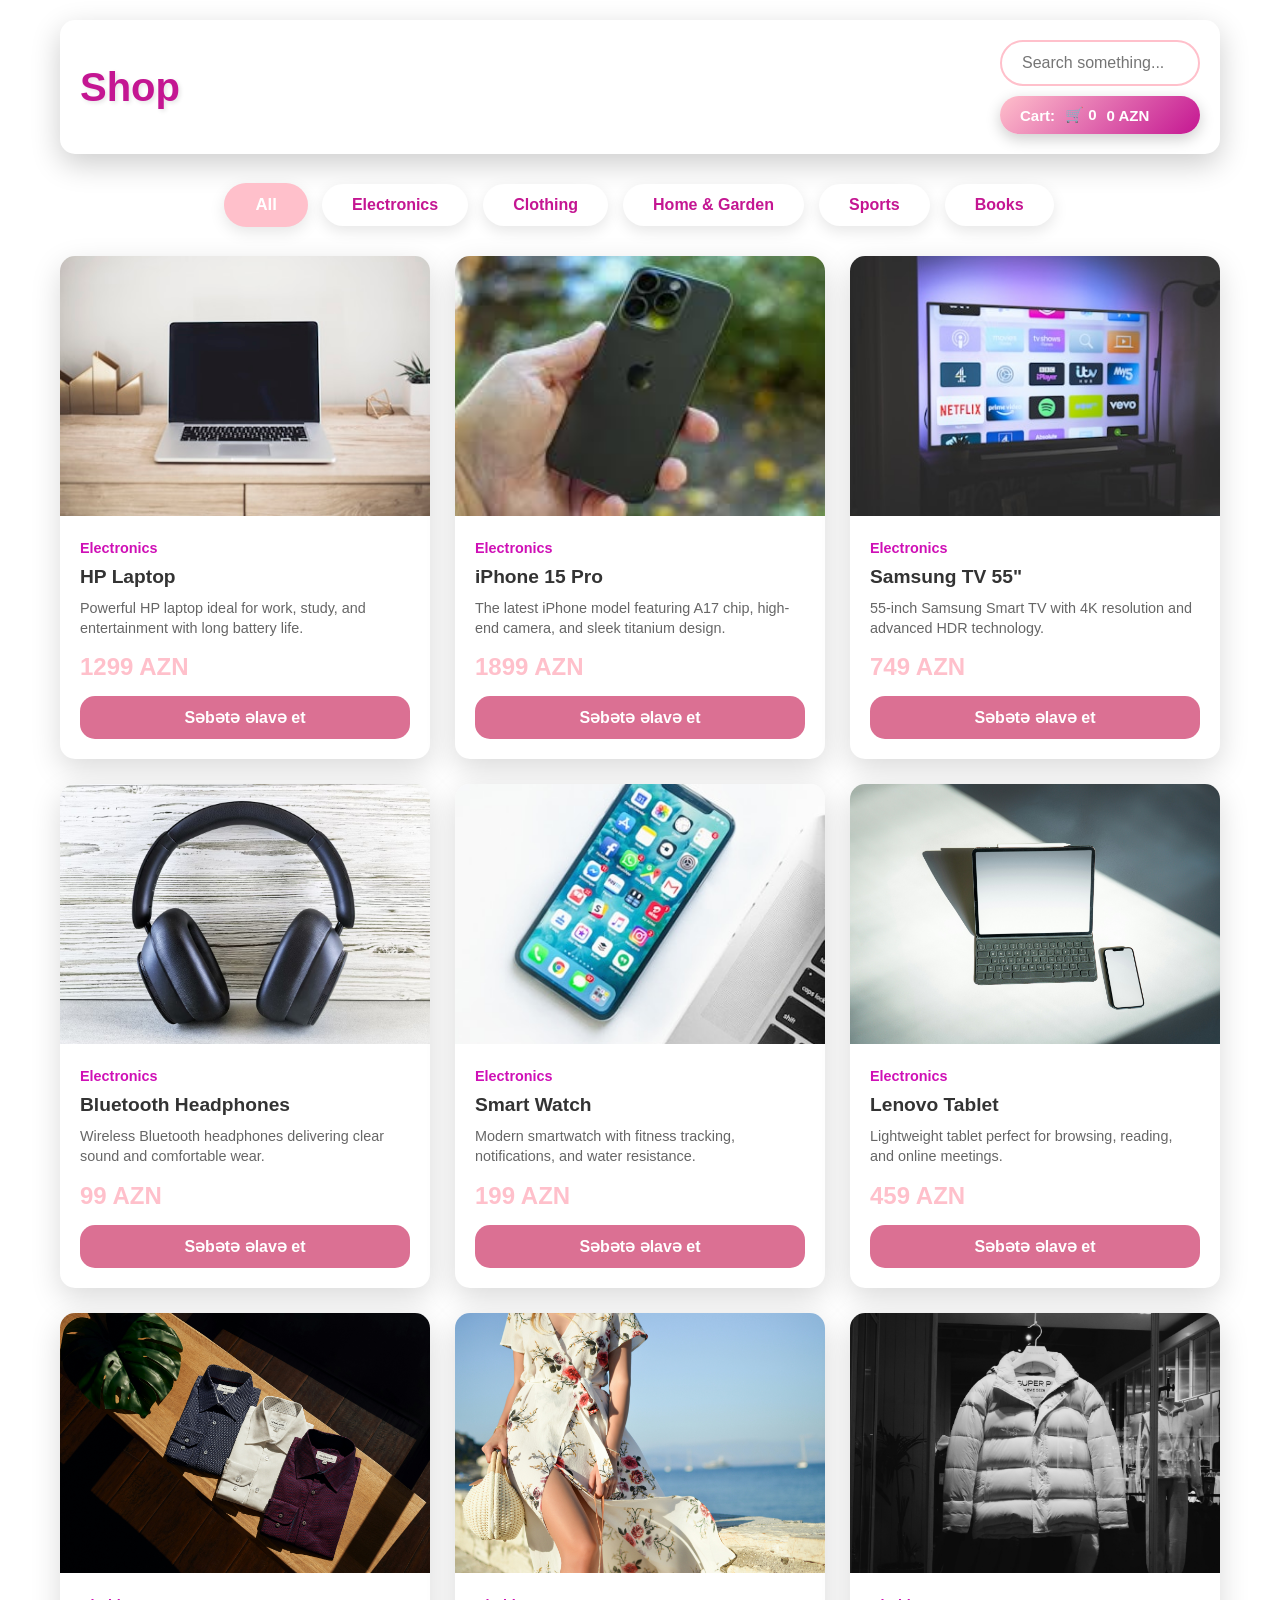
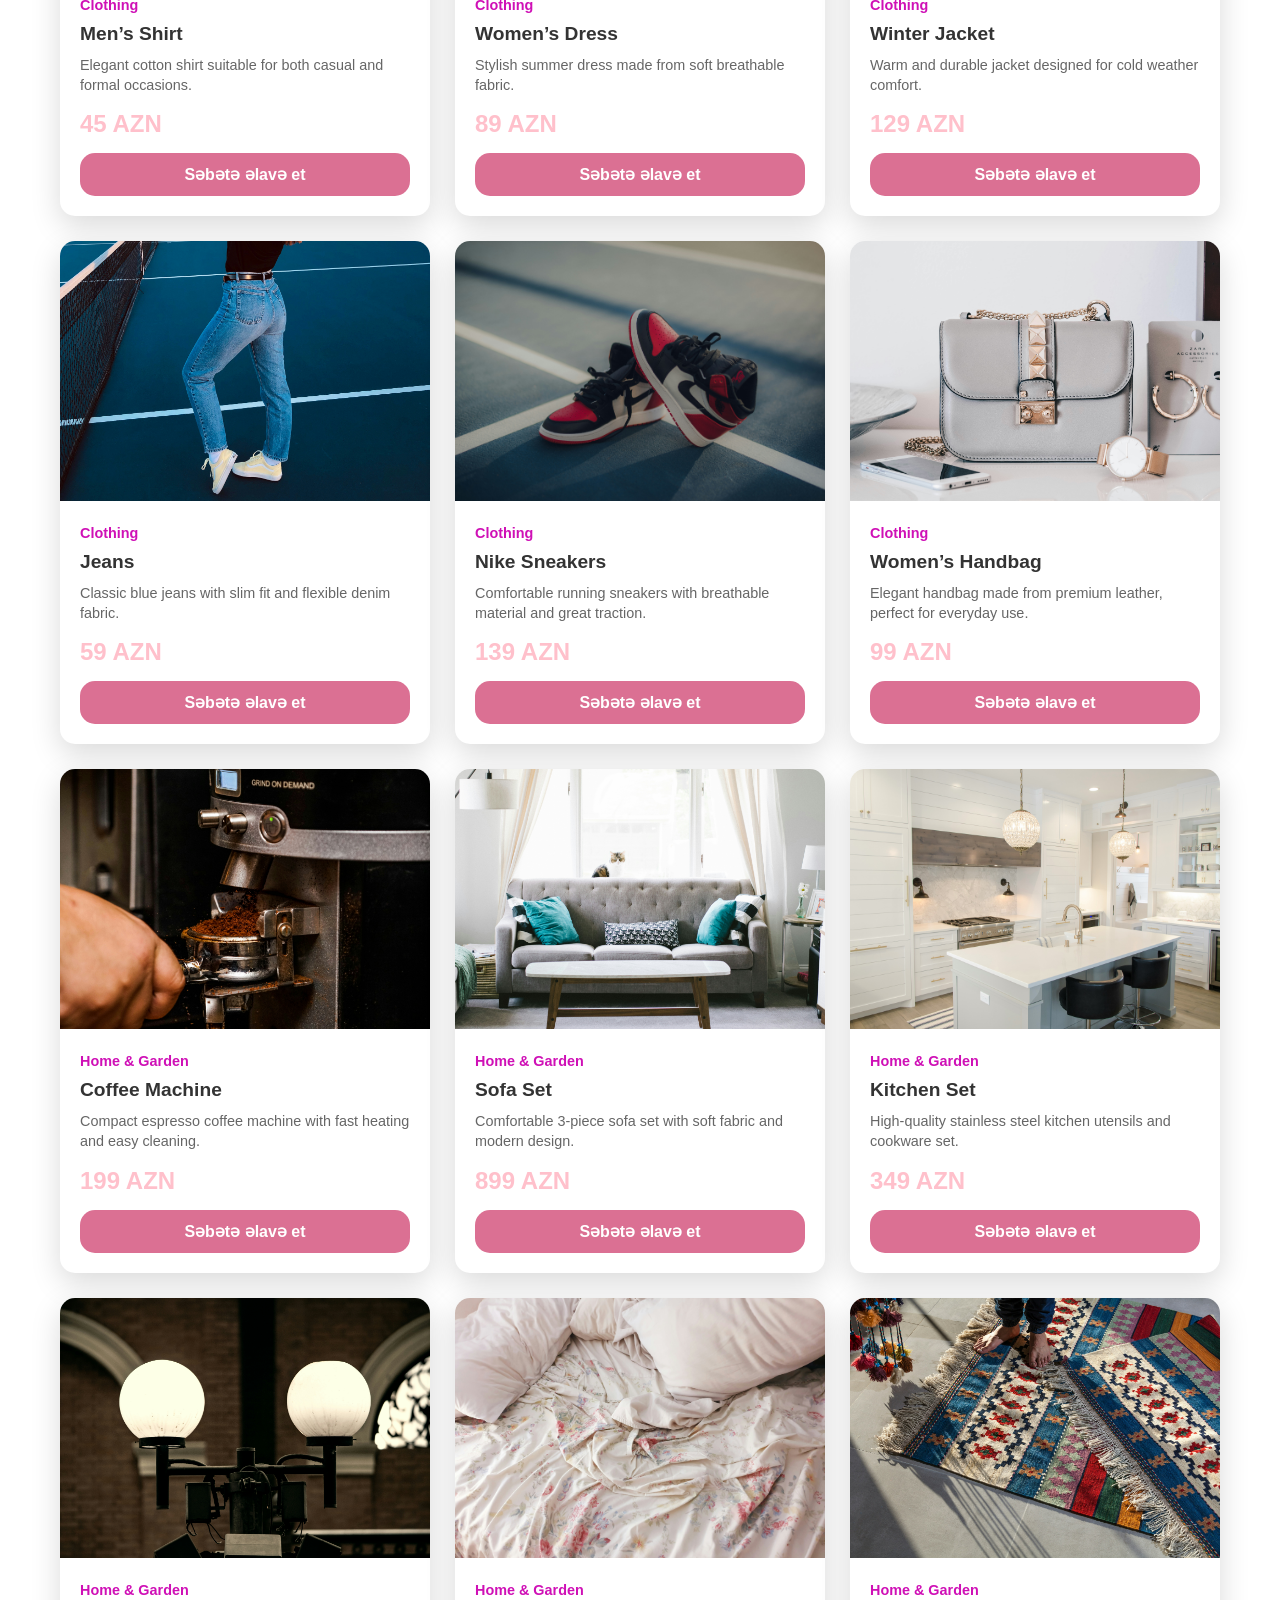
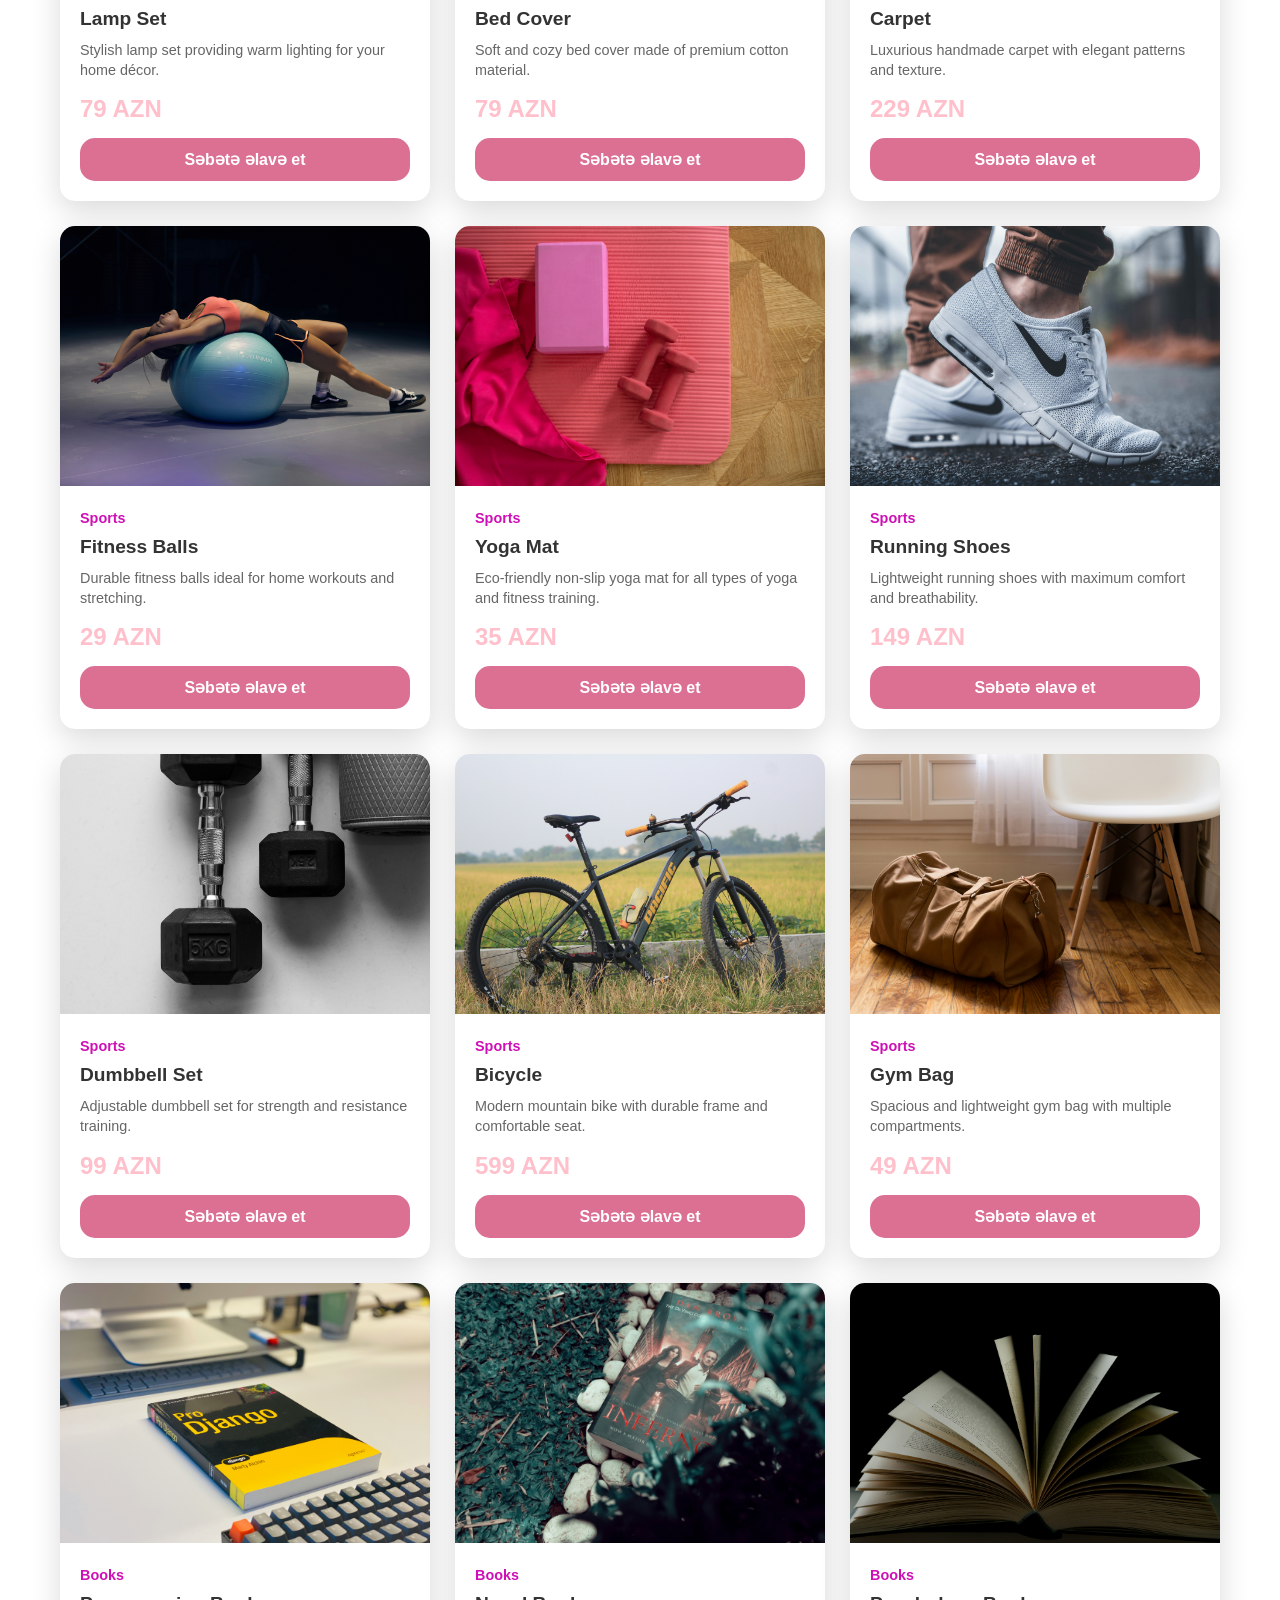
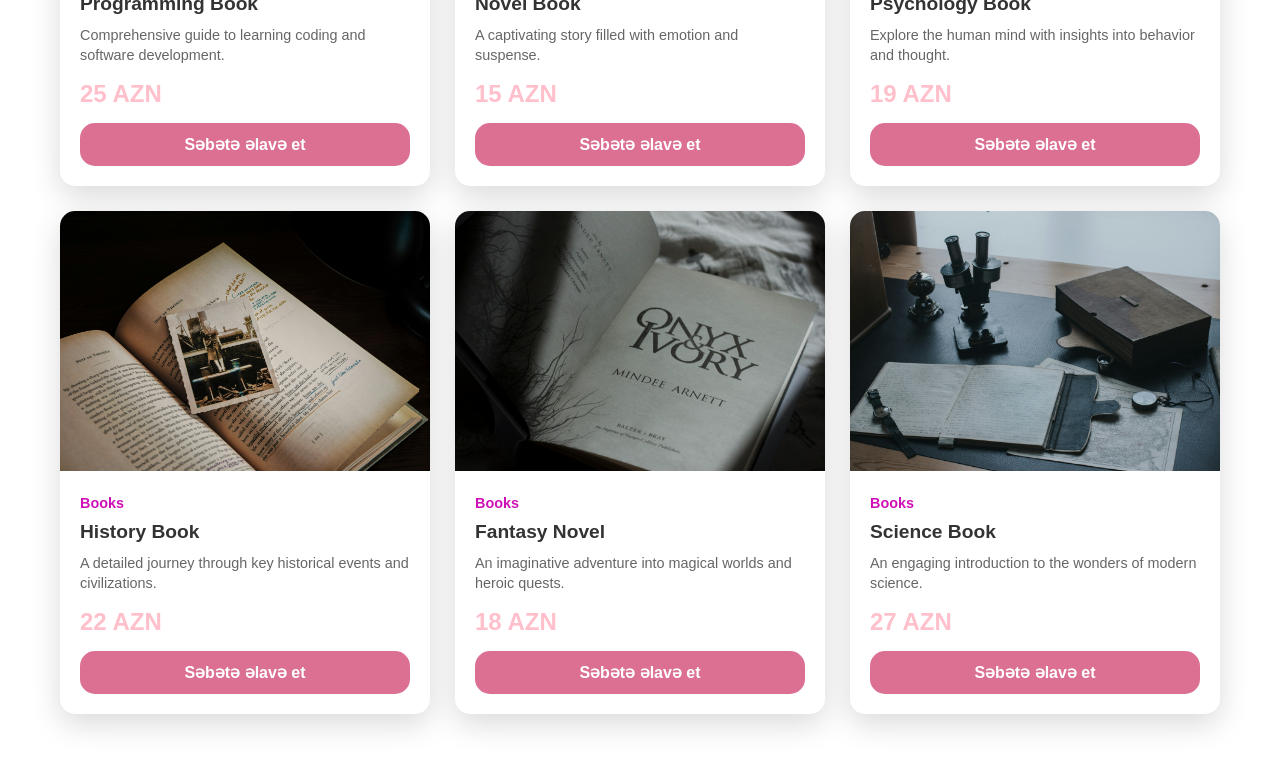
<file: index.html>
<!DOCTYPE html>
<html lang="az">
<head>
    <meta charset="UTF-8">
    <meta name="viewport" content="width=device-width, initial-scale=1.0">
    <link rel="stylesheet" href="css/style.css">
    <title>Mağaza - Online Alış-veriş</title>
</head>
<body>
    <div class="container">
        <header>
            <div class="header-content">
                <h1>Shop</h1>
                <div class="search-box">
                    <input type="text" id="searchInput" placeholder="Search something...">
                    <div class="cart" onclick="goToCart()">
                        <span>Cart:</span>
                        <span id="cartCount">🛒 0</span>
                        <span id="cartTotal">0 AZN</span>
                    </div>
                </div>
            </div>
        </header>

        <div class="categories" id="categories"></div>
        
        <div class="products-grid" id="productsGrid"></div>
    </div>

<script src="js/data.js"></script>
<script src="js/app.js"></script>
</body>
</html>
</file>
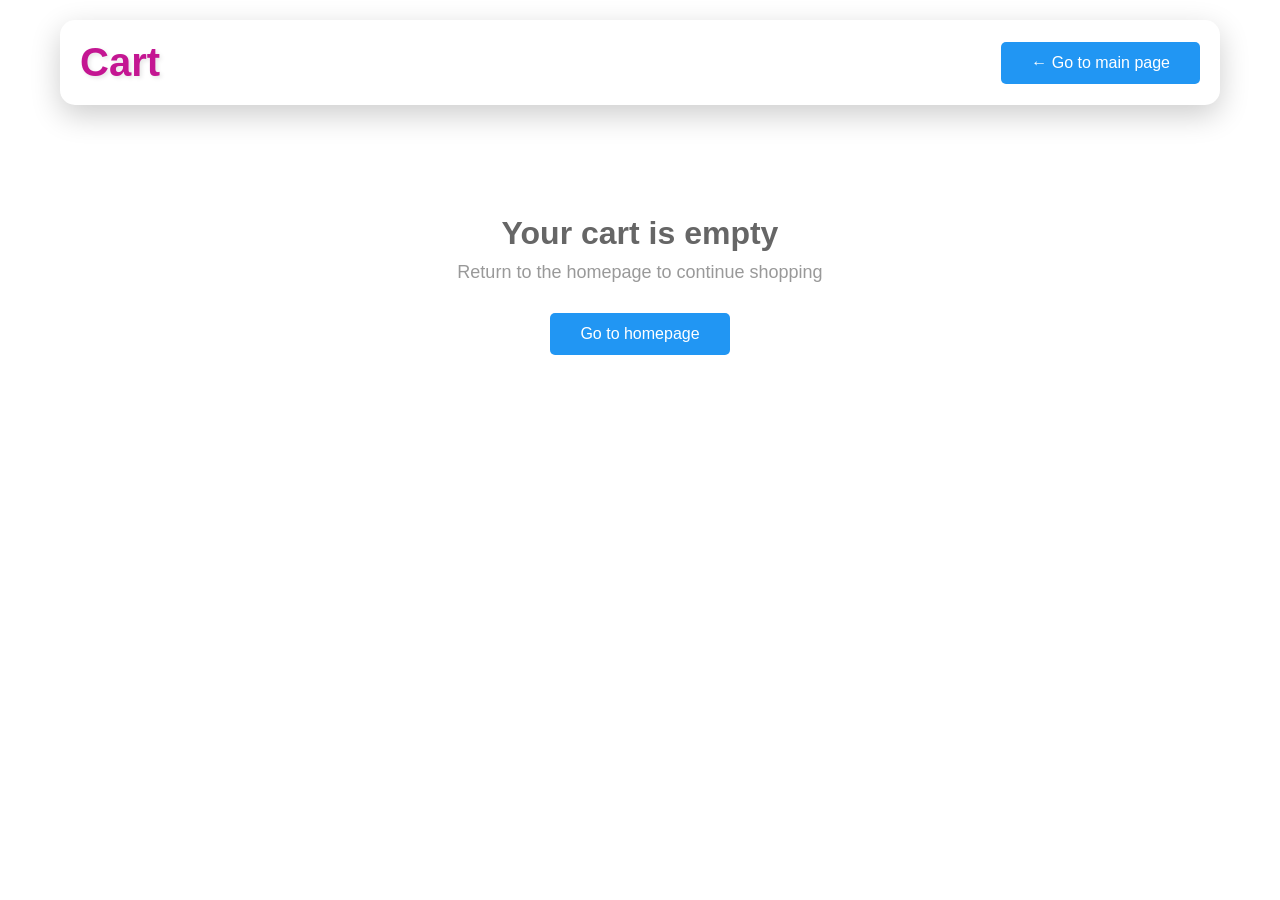
<file: cart.html>
<!DOCTYPE html>
<html lang="en">
<head>
    <meta charset="UTF-8">
    <meta name="viewport" content="width=device-width, initial-scale=1.0">
    <link rel="stylesheet" href="css/style.css">
    <link rel="stylesheet" href="css/cart.css">
    <title>Cart - Online Shopping</title>
</head>
<body>
    <div class="container">
        <header>
            <div class="header-content">
                <h1>Cart</h1>
                <button class="back-btn" onclick="goToHome()">← Go to main page</button>
            </div>
        </header>

        <div class="cart-container">
            <div class="cart-items" id="cartItemsContainer">
               
            </div>

            <div class="cart-summary">
                <h2>Total Summary</h2>
                <div class="summary-row">
                    <span>Number of items:</span>
                    <span id="totalItems">0</span>
                </div>
                <div class="summary-row total">
                    <span>Total:</span>
                    <span id="totalPrice">0 AZN</span>
                </div>
                <button class="checkout-btn" onclick="checkout()">Complete Order</button>
                <button class="clear-cart-btn" onclick="clearCart()">Clear Cart</button>
            </div>
        </div>

        <div class="empty-cart" id="emptyCart" style="display: none;">
            <h2>Your cart is empty</h2>
            <p>Return to the homepage to continue shopping</p>
            <button class="back-btn" onclick="goToHome()">Go to homepage</button>
        </div>
    </div>

<script src="js/data.js"></script>
<script src="js/cart.js"></script>
</body>
</html>
</file>
<file: css/style.css>
* {
    margin: 0;
    padding: 0;
    box-sizing: border-box;
}

body {
    font-family: 'Segoe UI', Tahoma, Geneva, Verdana, sans-serif;
    min-height: 100vh;
}

.container {
    max-width: 1200px;
    margin: 0 auto;
    padding: 20px;
}

header {
    background: white;
    padding: 20px;
    border-radius: 15px;
    margin-bottom: 30px;
    box-shadow: 0 10px 30px rgba(0, 0, 0, 0.2);
}

.header-content {
    display: flex;
    justify-content: space-between;
    align-items: center;
    flex-wrap: wrap;
    gap: 20px;
}

h1 {
    color: #c41692;
    font-size: 2.5em;
    text-shadow: 2px 2px 4px rgba(0, 0, 0, 0.1);
}

.search-box {
    flex: 1;
    min-width: 150px;
    max-width: 200px;
    display: flex;
    flex-direction: column;
    gap: 10px;
}

.search-box input {
    width: 100%;
    padding: 12px 20px;
    border: 2px solid pink;
    border-radius: 25px;
    font-size: 16px;
    outline: none;
    transition: all 0.3s;
}

.search-box input:focus {
    border-color: #e29ce1;
    box-shadow: 0 0 10px rgba(243, 27, 235, 0.3);
}

.cart {
    display: flex;
    align-items: center;
    gap: 10px;
    background: linear-gradient(135deg, pink 0%, #c41692 100%);
    color: white;
    padding: 10px 20px;
    border-radius: 25px;
    font-weight: bold;
    cursor: pointer;
    transition: all 0.3s;
    box-shadow: 0 5px 15px rgba(0, 0, 0, 0.2);
    font-size: 15px;
}

.cart:hover {
    transform: scale(1.05);
    box-shadow: 0 8px 20px rgba(0, 0, 0, 0.3);
}

.cart span {
    white-space: nowrap;
}

.categories {
    display: flex;
    gap: 15px;
    margin-bottom: 30px;
    flex-wrap: wrap;
    justify-content: center;
}

.category-btn {
    padding: 12px 30px;
    border: none;
    background: white;
    color: #c41692;
    border-radius: 25px;
    cursor: pointer;
    font-size: 16px;
    font-weight: 600;
    transition: all 0.3s;
    box-shadow: 0 5px 15px rgba(0, 0, 0, 0.1);
}

.category-btn:hover {
    transform: translateY(-3px);
    box-shadow: 0 8px 20px rgba(0, 0, 0, 0.2);
}

.category-btn.active {
    background: pink;
    color: white;
    transform: scale(1.05);
}

.products-grid {
    display: grid;
    grid-template-columns: repeat(auto-fill, minmax(280px, 1fr));
    gap: 25px;
    margin-bottom: 30px;
}

.product-card {
    background: white;
    border-radius: 15px;
    overflow: hidden;
    box-shadow: 0 10px 30px rgba(0, 0, 0, 0.15);
    transition: all 0.3s;
    cursor: pointer;
}

.product-card:hover {
    transform: translateY(-10px);
    box-shadow: 0 15px 40px rgba(0, 0, 0, 0.25);
}

.product-image {
    width: 100%;
    height: 260px;
    object-fit: cover;
}

.product-info {
    padding: 20px;
}

.product-name {
    font-size: 1.2em;
    font-weight: bold;
    color: #333;
    margin-bottom: 10px;
}

.product-description {
    color: #666;
    font-size: 0.9em;
    margin-bottom: 15px;
    line-height: 1.4;
}

.product-category {
    color: rgb(207, 16, 182);
    font-size: 0.9em;
    margin-bottom: 10px;
    font-weight: 600;
}

.product-price {
    font-size: 1.5em;
    color: pink;
    font-weight: bold;
    margin-bottom: 15px;
    display: block;
}

.add-to-cart-btn {
    width: 100%;
    padding: 12px;
    border: none;
    background-color: palevioletred;
    color: white;
    border-radius: 15px;
    cursor: pointer;
    font-size: 16px;
    font-weight: bold;
    transition: all 0.3s;
}

.add-to-cart-btn:hover {
    transform: scale(1.05);
    box-shadow: 0 5px 15px rgba(219, 112, 147, 0.4);
}

.no-products {
    text-align: center;
    color: #c41692;
    font-size: 1.5em;
    padding: 50px;
    background: rgba(255, 192, 203, 0.1);
    border-radius: 15px;
}

/* Notification */
.notification {
    position: fixed;
    top: 20px;
    right: 20px;
    background: #4CAF50;
    color: white;
    padding: 15px 25px;
    border-radius: 5px;
    box-shadow: 0 4px 12px rgba(0,0,0,0.2);
    z-index: 1000;
    opacity: 0;
    transform: translateY(-20px);
    transition: all 0.3s;
}

.notification.show {
    opacity: 1;
    transform: translateY(0);
}

@media (max-width: 768px) {
    h1 {
        font-size: 1.8em;
    }

    .products-grid {
        grid-template-columns: repeat(auto-fill, minmax(250px, 1fr));
    }
}

@media (max-width: 600px) {
    body {
        padding: 10px;
        background: white;
    }

    header {
        padding: 15px;
        border-radius: 10px;
        margin-bottom: 20px;
        width: 100%;
    }
    
    .container {
        width: 100%;
        padding: 0;
    }

    .header-content {
        flex-direction: column;
        align-items: center;
        gap: 15px;
    }

    h1 {
        font-size: 1.6em;
        text-align: center;
        width: 100%;
    }

    .search-box {
        width: 100%;
        max-width: 100%;
    }

    .search-box input {
        padding: 10px 15px;
        font-size: 14px;
        width: 100%;
    }

    .cart {
        padding: 10px 20px;
        font-size: 14px;
        border-radius: 20px;
        width: 100%;
        justify-content: center;
    }

    .categories {
        gap: 10px;
        margin-bottom: 20px;
    }

    .category-btn {
        padding: 10px 18px;
        font-size: 14px;
        border-radius: 20px;
    }

    .products-grid {
        grid-template-columns: repeat(auto-fill, minmax(160px, 1fr));
        gap: 15px;
    }

    .product-card {
        border-radius: 10px;
    }

    .product-image {
        height: 180px;
    }

    .product-info {
        padding: 12px;
    }

    .product-category {
        font-size: 0.8em;
    }

    .product-name {
        font-size: 1em;
        margin-bottom: 8px;
    }

    .product-description {
        font-size: 0.85em;
        margin-bottom: 10px;
    }

    .product-price {
        font-size: 1.2em;
        margin-bottom: 10px;
    }

    .add-to-cart-btn {
        width: 100%;
        padding: 10px;
        font-size: 14px;
    }
}
</file>
<file: css/cart.css>
.cart-container {
    max-width: 1200px;
    margin: 20px auto;
    display: grid;
    grid-template-columns: 1fr 350px;
    gap: 20px;
    padding: 0 20px;
}

.cart-items {
    display: flex;
    flex-direction: column;
    gap: 15px;
}

.cart-item {
    background: white;
    border-radius: 10px;
    padding: 20px;
    display: grid;
    grid-template-columns: 100px 1fr auto auto;
    gap: 20px;
    align-items: center;
    box-shadow: 0 2px 8px rgba(0,0,0,0.1);
    transition: transform 0.2s;
}

.cart-item:hover {
    transform: translateY(-2px);
    box-shadow: 0 4px 12px rgba(0,0,0,0.15);
}

.cart-item-image {
    width: 100px;
    height: 100px;
    object-fit: cover;
    border-radius: 8px;
}

.cart-item-info h3 {
    margin: 0 0 5px 0;
    font-size: 18px;
    color: #333;
}

.cart-item-category {
    color: #666;
    font-size: 14px;
    margin: 5px 0;
}

.cart-item-price {
    font-size: 16px;
    font-weight: bold;
    color: #4CAF50;
    margin: 5px 0;
}

.cart-item-actions {
    display: flex;
    flex-direction: column;
    gap: 10px;
    align-items: center;
}

.quantity-control {
    display: flex;
    align-items: center;
    gap: 10px;
    background: #f5f5f5;
    border-radius: 5px;
    padding: 5px;
}

.quantity-control button {
    width: 30px;
    height: 30px;
    border: none;
    background: #4CAF50;
    color: white;
    border-radius: 5px;
    cursor: pointer;
    font-size: 18px;
    display: flex;
    align-items: center;
    justify-content: center;
}

.quantity-control button:hover {
    background: #45a049;
}

.quantity-control span {
    min-width: 30px;
    text-align: center;
    font-weight: bold;
}

.remove-btn {
    padding: 8px 15px;
    background: #f44336;
    color: white;
    border: none;
    border-radius: 5px;
    cursor: pointer;
    font-size: 14px;
}

.remove-btn:hover {
    background: #da190b;
}

.cart-item-total {
    font-size: 20px;
    font-weight: bold;
    color: #333;
    min-width: 100px;
    text-align: right;
}

.cart-summary {
    background: white;
    border-radius: 10px;
    padding: 25px;
    box-shadow: 0 2px 8px rgba(0,0,0,0.1);
    position: sticky;
    top: 20px;
    height: fit-content;
}

.cart-summary h2 {
    margin: 0 0 20px 0;
    font-size: 24px;
    color: #333;
}

.summary-row {
    display: flex;
    justify-content: space-between;
    padding: 10px 0;
    border-bottom: 1px solid #eee;
}

.summary-row.total {
    border-top: 2px solid #333;
    border-bottom: none;
    margin-top: 10px;
    padding-top: 15px;
    font-size: 20px;
    font-weight: bold;
    color: #4CAF50;
}

.checkout-btn, .clear-cart-btn {
    width: 100%;
    padding: 15px;
    border: none;
    border-radius: 5px;
    font-size: 16px;
    font-weight: bold;
    cursor: pointer;
    margin-top: 15px;
    transition: all 0.3s;
}

.checkout-btn {
    background: #4CAF50;
    color: white;
}

.checkout-btn:hover {
    background: #45a049;
    transform: translateY(-2px);
    box-shadow: 0 4px 8px rgba(76, 175, 80, 0.3);
}

.clear-cart-btn {
    background: #f44336;
    color: white;
}

.clear-cart-btn:hover {
    background: #da190b;
}

.empty-cart {
    text-align: center;
    padding: 60px 20px;
}

.empty-cart h2 {
    font-size: 32px;
    color: #666;
    margin-bottom: 10px;
}

.empty-cart p {
    font-size: 18px;
    color: #999;
    margin-bottom: 30px;
}

.back-btn {
    padding: 12px 30px;
    background: #2196F3;
    color: white;
    border: none;
    border-radius: 5px;
    font-size: 16px;
    cursor: pointer;
    transition: all 0.3s;
}

.back-btn:hover {
    background: #0b7dda;
    transform: translateY(-2px);
    box-shadow: 0 4px 8px rgba(33, 150, 243, 0.3);
}

.notification {
    position: fixed;
    top: 20px;
    right: 20px;
    background: #4CAF50;
    color: white;
    padding: 15px 25px;
    border-radius: 5px;
    box-shadow: 0 4px 12px rgba(0,0,0,0.2);
    z-index: 1000;
    opacity: 0;
    transform: translateY(-20px);
    transition: all 0.3s;
}

.notification.show {
    opacity: 1;
    transform: translateY(0);
}

.cart {
    cursor: pointer;
    transition: transform 0.2s;
}

.cart:hover {
    transform: scale(1.05);
}

/* Responsive */
@media (max-width: 768px) {
    .cart-container {
        grid-template-columns: 1fr;
    }

    .cart-item {
        grid-template-columns: 80px 1fr;
        gap: 15px;
    }

    .cart-item-total {
        grid-column: 2;
        text-align: left;
        margin-top: 10px;
    }

    .cart-item-actions {
        grid-column: 2;
        flex-direction: row;
        justify-content: space-between;
    }

    .cart-summary {
        position: static;
    }
}
</file>
